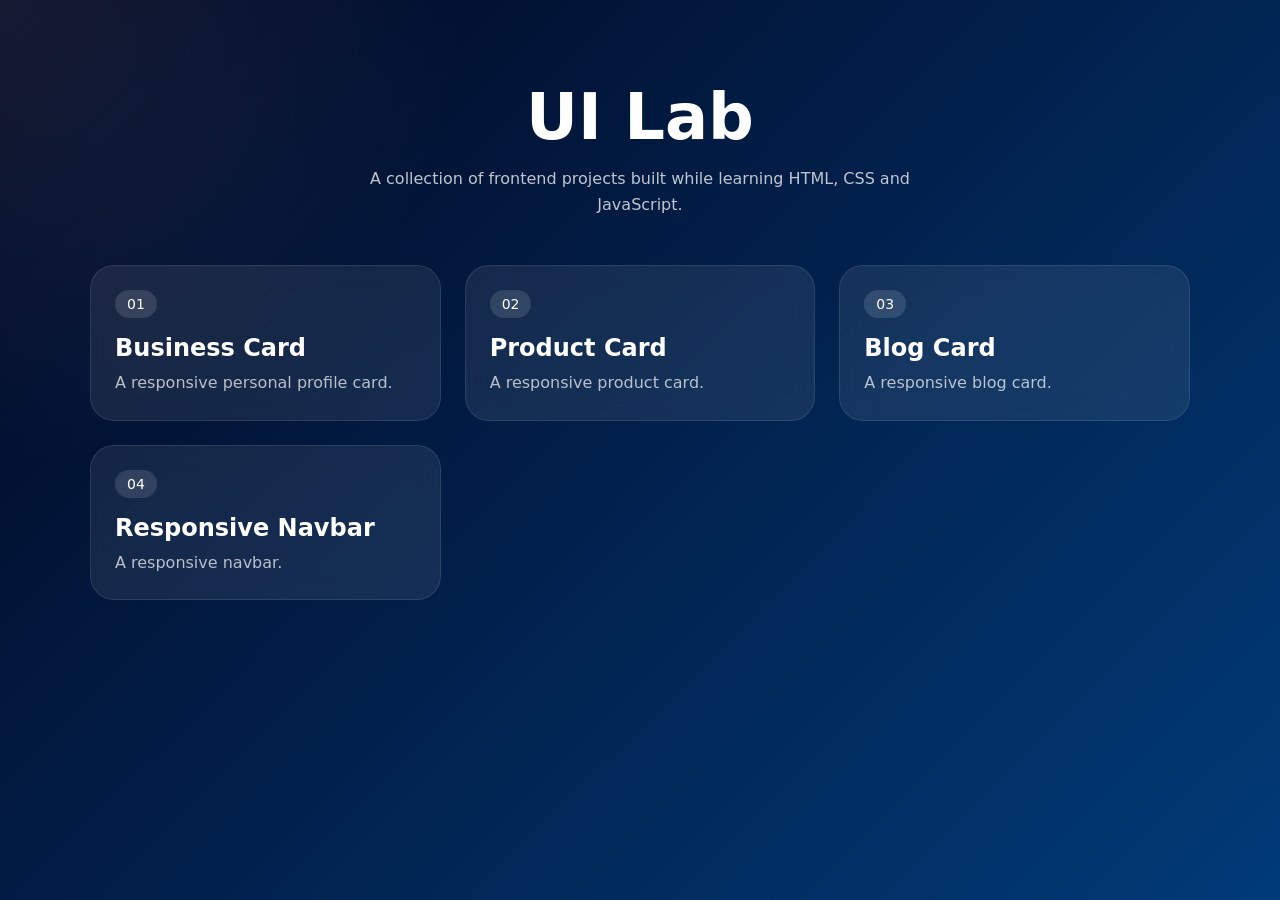
<file: index.html>
<!doctype html>
<html lang="en">
  <head>
    <meta charset="UTF-8" />
    <meta name="viewport" content="width=device-width, initial-scale=1.0" />
    <title>UI Lab</title>
    <link rel="stylesheet" href="style.css" />
  </head>
  <body>
    <main class="container">
      <header>
        <h1>UI Lab</h1>
        <p>
          A collection of frontend projects built while learning HTML, CSS and
          JavaScript.
        </p>
      </header>

      <section class="projects">
        <a href="./01-business-card" class="project-card">
          <span class="project-number">01</span>
          <h2>Business Card</h2>
          <p>A responsive personal profile card.</p>
        </a>
        <a href="./02-product-card" class="project-card">
          <span class="project-number">02</span>
          <h2>Product Card</h2>
          <p>A responsive product card.</p>
        </a>
        <a href="./03-blog-card" class="project-card">
          <span class="project-number">03</span>
          <h2>Blog Card</h2>
          <p>A responsive blog card.</p>
        </a>
        <a href="./04-responsive-navbar" class="project-card">
          <span class="project-number">04</span>
          <h2>Responsive Navbar</h2>
          <p>A responsive navbar.</p>
        </a>
      </section>
    </main>
  </body>
</html>
</file>
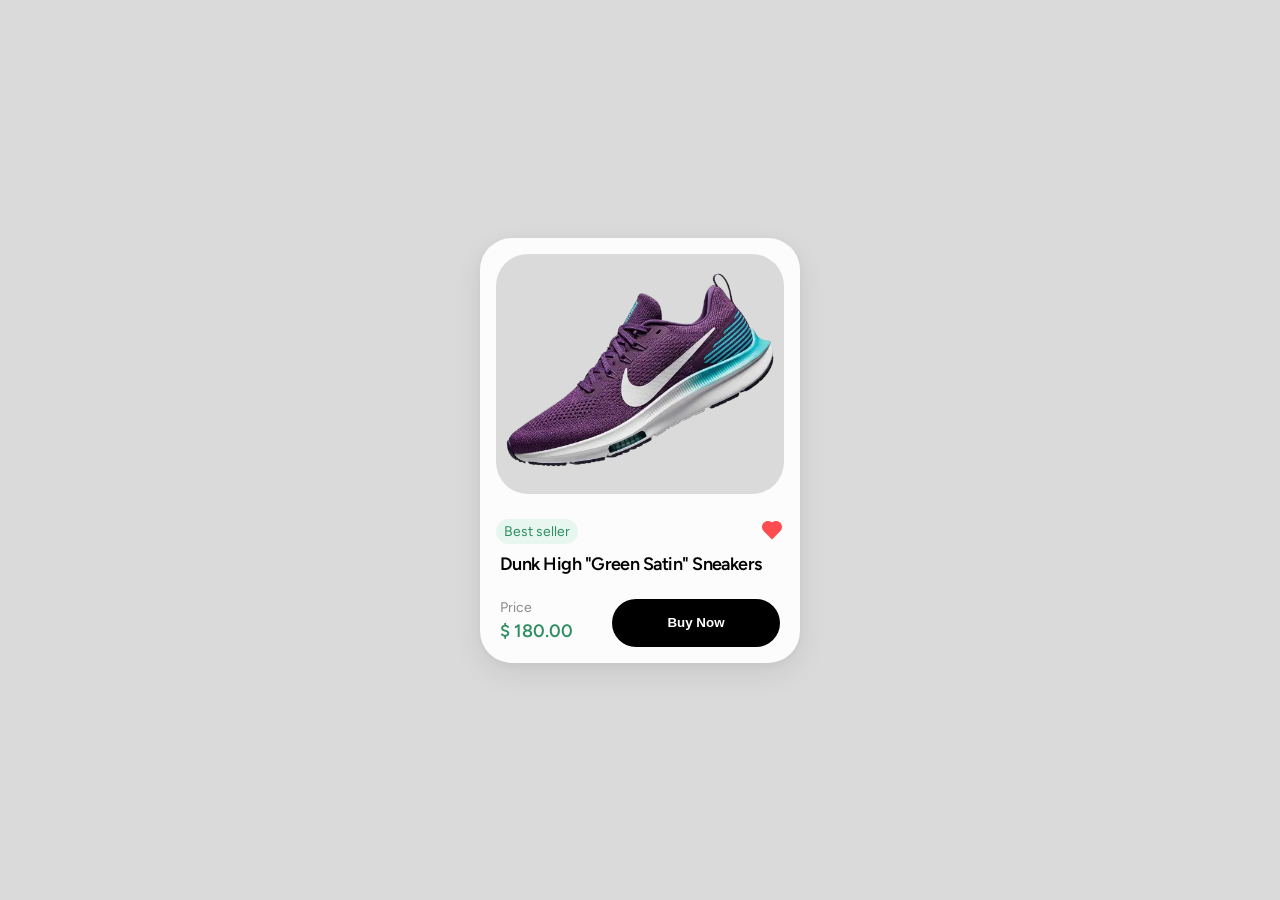
<file: 02-product-card/index.html>
<!doctype html>
<html lang="en">
  <head>
    <meta charset="UTF-8" />
    <meta name="viewport" content="width=device-width, initial-scale=1.0" />
    <title>Product card</title>
    <link rel="preconnect" href="https://fonts.googleapis.com" />
    <link rel="preconnect" href="https://fonts.gstatic.com" crossorigin />
    <link
      href="https://fonts.googleapis.com/css2?family=Figtree:ital,wght@0,300..900;1,300..900&display=swap"
      rel="stylesheet"
    />
    <link rel="stylesheet" href="style.css" />
  </head>
  <body>
    <main>
      <article class="product-card">
        <div class="product-img-wrapper">
          <img
            src="./images/nike.webp"
            alt="Nike shoe"
            width="200"
            height="200"
          />
        </div>
        <div class="tag-like-container">
          <span>Best seller</span>
          <button class="wishlist-btn" aria-label="Add to wishlist">
            <svg
              xmlns="http://www.w3.org/2000/svg"
              viewBox="0 0 24 24"
              fill="currentColor"
              class="heart-icon"
            >
              <path
                d="M12.001 4.52853C14.35 2.42 17.98 2.49 20.2426 4.75736C22.5053 7.02472 22.583 10.637 20.4786 12.993L11.9999 21.485L3.52138 12.993C1.41705 10.637 1.49571 7.01901 3.75736 4.75736C6.02157 2.49315 9.64519 2.41687 12.001 4.52853Z"
              ></path>
            </svg>
          </button>
        </div>
        <h2 class="product-title">Dunk High "Green Satin" Sneakers</h2>
        <div class="cta-wrapper">
          <div class="price-wrapper">
            <p class="price-label">Price</p>
            <p class="price">$ 180.00</p>
          </div>
          <button>Buy Now</button>
        </div>
      </article>
    </main>
  </body>
</html>
</file>
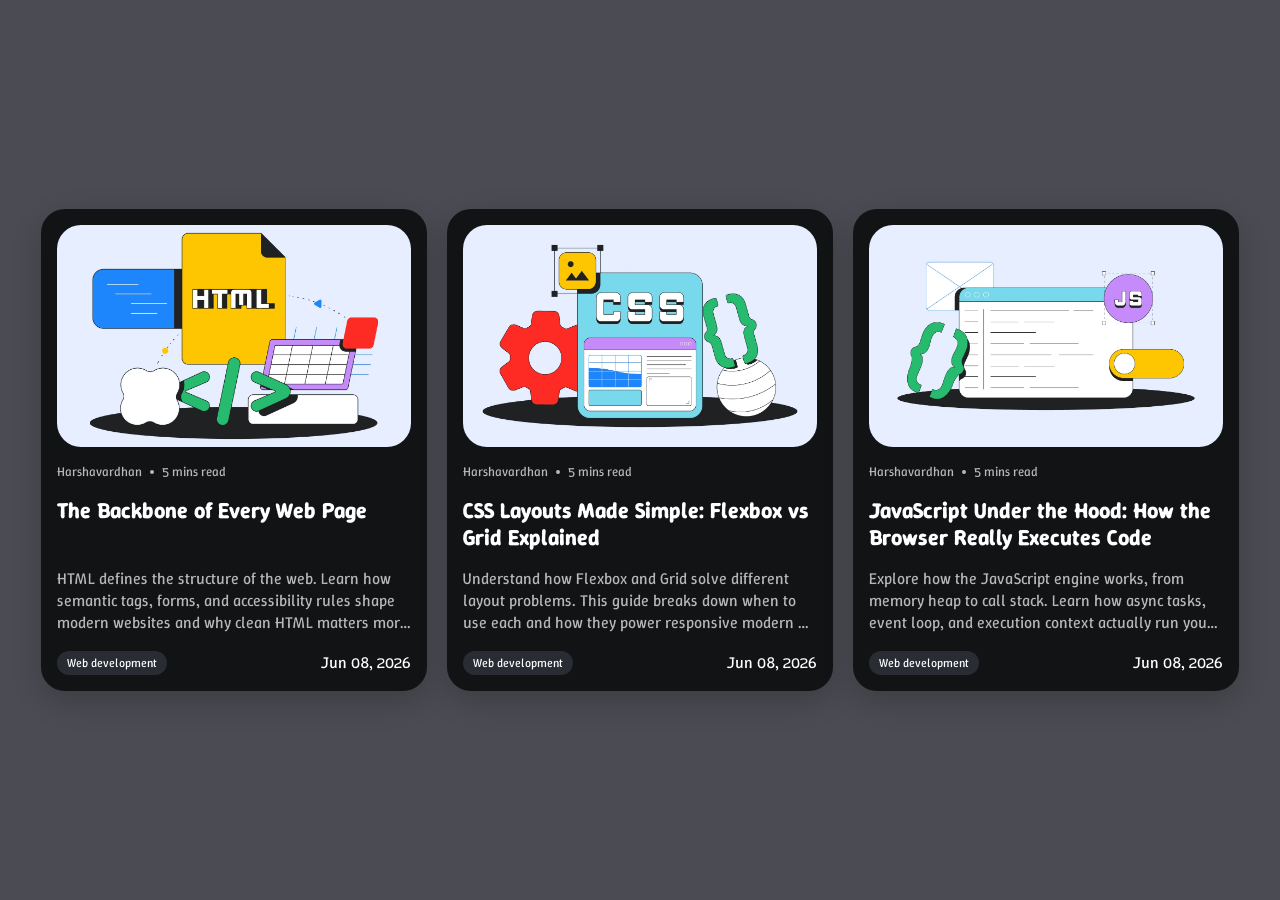
<file: 03-blog-card/index.html>
<!doctype html>
<html lang="en">
  <head>
    <meta charset="UTF-8" />
    <meta name="viewport" content="width=device-width, initial-scale=1.0" />
    <title>Blog Card</title>
    <link rel="preconnect" href="https://fonts.googleapis.com" />
    <link rel="preconnect" href="https://fonts.gstatic.com" crossorigin />
    <link
      href="https://fonts.googleapis.com/css2?family=Winky+Rough:ital,wght@0,300..900;1,300..900&display=swap"
      rel="stylesheet"
    />
    <link rel="stylesheet" href="style.css" />
  </head>
  <body>
    <main>
      <section class="cards">
        <article class="card">
          <a
            href="#"
            class="card__link"
            aria-label="Read article: The Backbone of Every Web Page"
          >
            <div class="card__image-wrapper">
              <img src="./images/html.webp" alt="HTML code on a screen" />
            </div>
            <div class="card__body">
              <div class="card__meta">
                <p>Harshavardhan</p>
                <span class="dot"></span>
                <p>5 mins read</p>
              </div>

              <h2 class="card__title">The Backbone of Every Web Page</h2>

              <p class="card__desc">
                HTML defines the structure of the web. Learn how semantic tags,
                forms, and accessibility rules shape modern websites and why
                clean HTML matters more than you think.
              </p>
            </div>

            <div class="card__footer">
              <span class="tag">Web development</span>
              <time datetime="2026-06-08T12:30">Jun 08, 2026</time>
            </div>
          </a>
        </article>
        <article class="card">
          <a
            href="#"
            class="card__link"
            aria-label="Read article: CSS Layouts Made Simple: Flexbox vs Grid Explained"
          >
            <div class="card__image-wrapper">
              <img src="./images/css.webp" alt="CSS layout illustration" />
            </div>
            <div class="card__body">
              <div class="card__meta">
                <p>Harshavardhan</p>
                <span class="dot"></span>
                <p>5 mins read</p>
              </div>

              <h2 class="card__title">
                CSS Layouts Made Simple: Flexbox vs Grid Explained
              </h2>

              <p class="card__desc">
                Understand how Flexbox and Grid solve different layout problems.
                This guide breaks down when to use each and how they power
                responsive modern UI designs.
              </p>
            </div>

            <div class="card__footer">
              <span class="tag">Web development</span>
              <time datetime="2026-06-08T12:30">Jun 08, 2026</time>
            </div>
          </a>
        </article>
        <article class="card">
          <a
            href="#"
            class="card__link"
            aria-label="Read article: JavaScript Under the Hood: How the Browser Really Executes Code"
          >
            <div class="card__image-wrapper">
              <img src="./images/js.webp" alt="JavaScript code editor" />
            </div>
            <div class="card__body">
              <div class="card__meta">
                <p>Harshavardhan</p>
                <span class="dot"></span>
                <p>5 mins read</p>
              </div>

              <h2 class="card__title">
                JavaScript Under the Hood: How the Browser Really Executes Code
              </h2>

              <p class="card__desc">
                Explore how the JavaScript engine works, from memory heap to
                call stack. Learn how async tasks, event loop, and execution
                context actually run your code.
              </p>
            </div>

            <div class="card__footer">
              <span class="tag">Web development</span>
              <time datetime="2026-06-08T12:30">Jun 08, 2026</time>
            </div>
          </a>
        </article>
      </section>
    </main>
  </body>
</html>
</file>
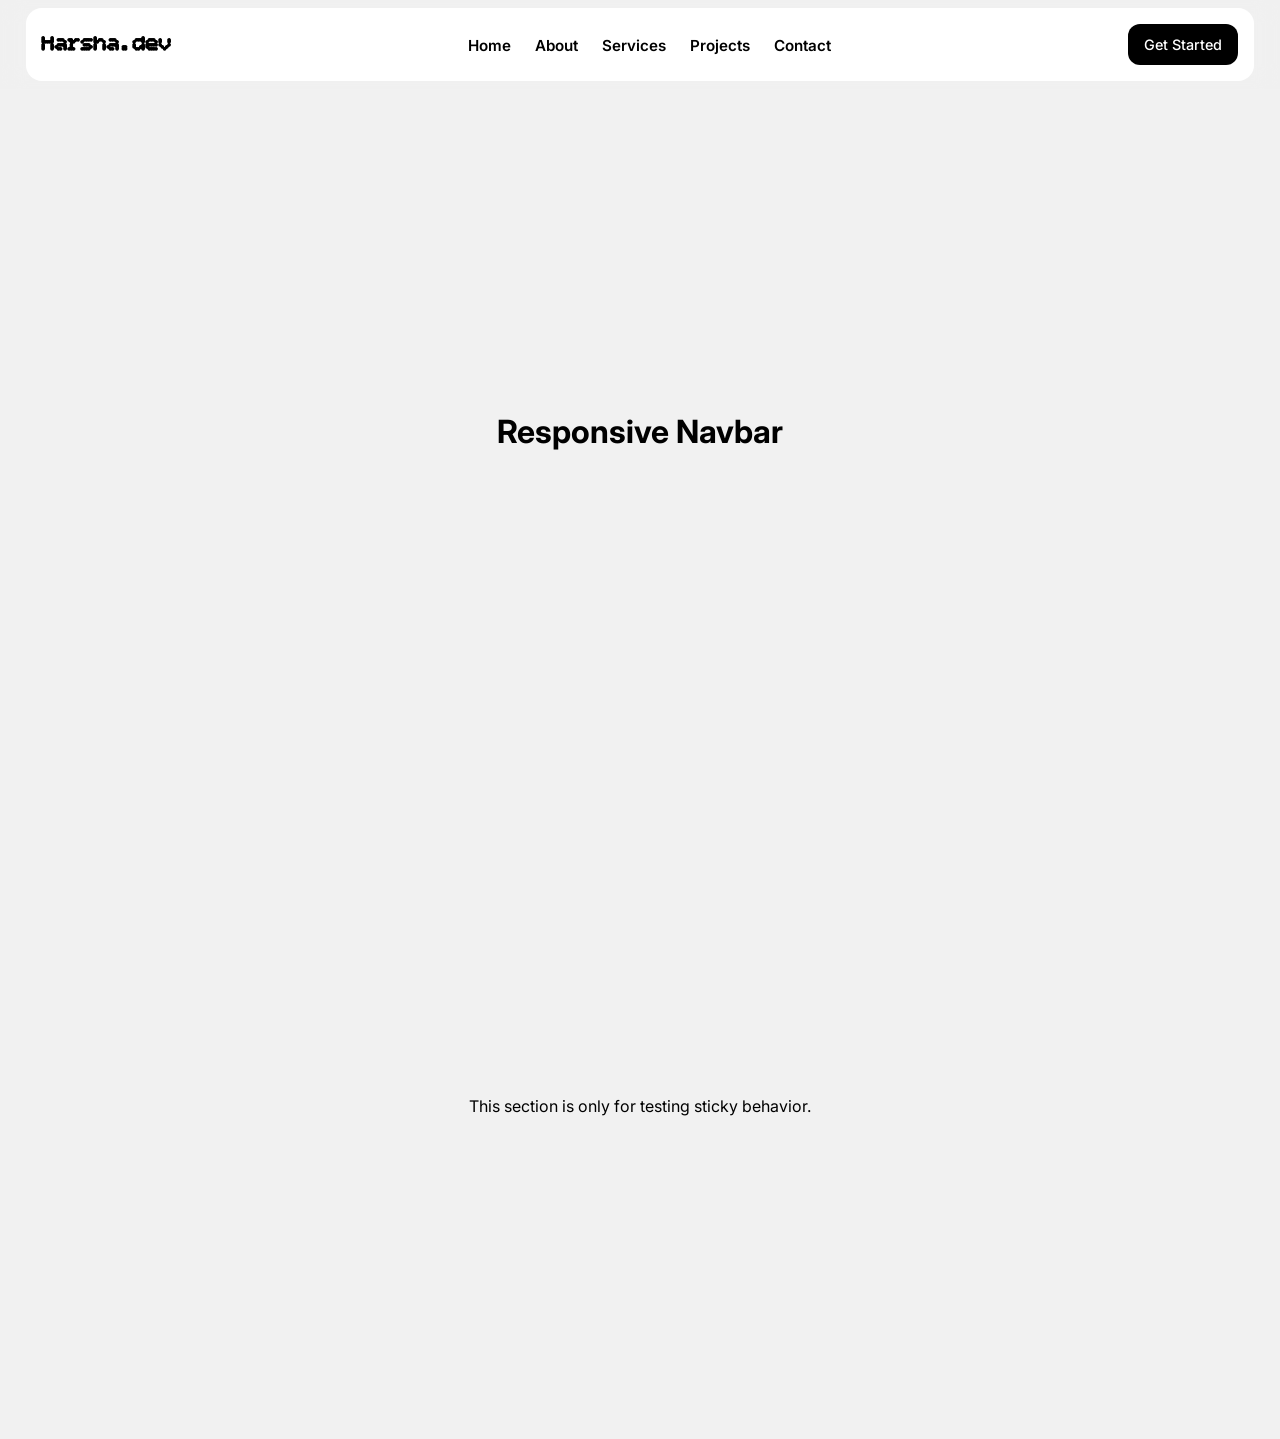
<file: 04-responsive-navbar/index.html>
<!doctype html>
<html lang="en">
  <head>
    <meta charset="UTF-8" />
    <meta name="viewport" content="width=device-width, initial-scale=1.0" />
    <title>Responsive Navbar</title>
    <link rel="preconnect" href="https://fonts.googleapis.com" />
    <link rel="preconnect" href="https://fonts.gstatic.com" crossorigin />
    <link
      href="https://fonts.googleapis.com/css2?family=Bitcount+Single:wght@100..900&family=Inter:ital,opsz,wght@0,14..32,100..900;1,14..32,100..900&display=swap"
      rel="stylesheet"
    />
    <link rel="stylesheet" href="style.css" />
  </head>
  <body>
    <header class="site-header">
      <nav class="navbar" aria-label="Primary navigation">
        <a href="#" class="logo">Harsha.dev</a>

        <button class="menu-btn" type="button" aria-label="Open menu">
          ☰
        </button>

        <ul class="nav-links">
          <li><a class="nav-link" href="#">Home</a></li>
          <li><a class="nav-link" href="#">About</a></li>
          <li><a class="nav-link" href="#">Services</a></li>
          <li><a class="nav-link" href="#">Projects</a></li>
          <li><a class="nav-link" href="#">Contact</a></li>
        </ul>

        <a href="https://google.com" class="nav-cta">Get Started</a>
      </nav>
    </header>

    <main class="hero">
      <h1>Responsive Navbar</h1>
      <p>This section is only for testing sticky behavior.</p>
    </main>
  </body>
</html>
</file>
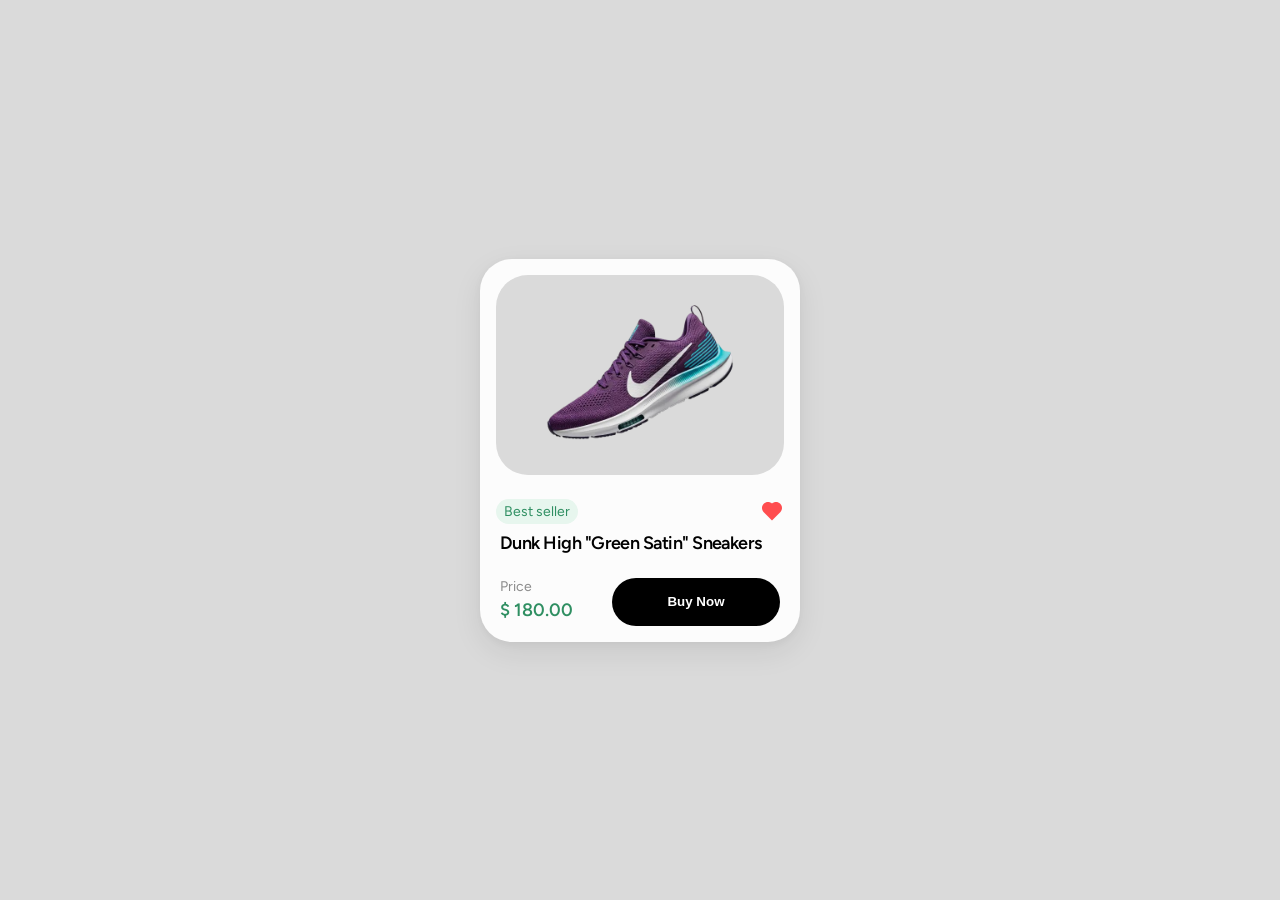
<file: 01-html-css-fundamentals/02-product-card/index.html>
<!doctype html>
<html lang="en">
  <head>
    <meta charset="UTF-8" />
    <meta name="viewport" content="width=device-width, initial-scale=1.0" />
    <title>Product card</title>
    <link rel="preconnect" href="https://fonts.googleapis.com" />
    <link rel="preconnect" href="https://fonts.gstatic.com" crossorigin />
    <link
      href="https://fonts.googleapis.com/css2?family=Figtree:ital,wght@0,300..900;1,300..900&display=swap"
      rel="stylesheet"
    />
    <link rel="stylesheet" href="style.css" />
  </head>
  <body>
    <main>
      <div class="product-card">
        <div class="product-img-wrapper">
          <img
            src="./images/nike.webp"
            alt="Nike shoe"
            width="200"
            height="200"
          />
        </div>
        <div class="tag-like-container">
          <span>Best seller</span>
          <svg
            xmlns="http://www.w3.org/2000/svg"
            viewBox="0 0 24 24"
            fill="currentColor"
            class="heart-icon"
          >
            <path
              d="M12.001 4.52853C14.35 2.42 17.98 2.49 20.2426 4.75736C22.5053 7.02472 22.583 10.637 20.4786 12.993L11.9999 21.485L3.52138 12.993C1.41705 10.637 1.49571 7.01901 3.75736 4.75736C6.02157 2.49315 9.64519 2.41687 12.001 4.52853Z"
            ></path>
          </svg>
        </div>
        <h2 class="product-title">Dunk High "Green Satin" Sneakers</h2>
        <div class="cta-wrapper">
          <div class="price-wrapper">
            <p class="price-label">Price</p>
            <p class="price">$ 180.00</p>
          </div>
          <button>Buy Now</button>
        </div>
      </div>
    </main>
  </body>
</html>
</file>
<file: style.css>
* {
  margin: 0;
  padding: 0;
  box-sizing: border-box;
}

body {
  min-height: 100vh;
  font-family: system-ui, sans-serif;

  background:
    radial-gradient(
      circle at top left,
      rgba(255, 255, 255, 0.08),
      transparent 30%
    ),
    linear-gradient(135deg, #02061f, #003b78);

  color: white;
}

.container {
  width: min(1100px, calc(100% - 32px));
  margin-inline: auto;
  padding-block: 80px;
}

header {
  text-align: center;
  margin-bottom: 48px;
}

header h1 {
  font-size: clamp(2.5rem, 6vw, 4rem);
  margin-bottom: 12px;
}

header p {
  max-width: 60ch;
  margin-inline: auto;
  color: rgba(255, 255, 255, 0.75);
  line-height: 1.6;
}

.projects {
  display: grid;
  grid-template-columns: repeat(auto-fit, minmax(280px, 1fr));
  gap: 24px;
}

.project-card {
  background: rgba(255, 255, 255, 0.08);
  backdrop-filter: blur(12px);

  border: 1px solid rgba(255, 255, 255, 0.1);
  border-radius: 24px;

  padding: 24px;
  text-decoration: none;
  color: white;

  transition:
    transform 0.25s ease,
    border-color 0.25s ease;
}

.project-card:hover {
  transform: translateY(-6px);
  border-color: rgba(255, 255, 255, 0.3);
}

.project-number {
  display: inline-block;

  padding: 6px 12px;
  border-radius: 999px;

  background: rgba(255, 255, 255, 0.12);

  font-size: 14px;
  margin-bottom: 16px;
}

.project-card h2 {
  margin-bottom: 8px;
}

.project-card p {
  color: rgba(255, 255, 255, 0.7);
  line-height: 1.6;
}
</file>
<file: 02-product-card/style.css>
* {
  margin: 0;
  padding: 0;
  box-sizing: border-box;
}

html,
body {
  height: 100%;
  width: 100%;
  font-family: "Figtree", sans-serif;
  font-optical-sizing: auto;
}

main {
  min-height: 100vh;
  width: 100%;
  display: flex;
  justify-content: center;
  align-items: center;
  background: #dadada;
}

.product-card {
  background-color: #fcfcfc;
  width: min(320px, calc(100vw - 32px));
  height: auto;
  padding: 16px;
  border-radius: 32px;
  box-shadow:
    0 10px 30px rgba(0, 0, 0, 0.08),
    0 2px 8px rgba(0, 0, 0, 0.04);
  transition:
    transform 0.25s ease,
    box-shadow 0.25s ease;
}

.product-card:hover {
  transform: translateY(-4px);
  box-shadow:
    0 20px 40px rgba(0, 0, 0, 0.12),
    0 8px 16px rgba(0, 0, 0, 0.06);
}

.product-img-wrapper {
  background: #dadada;
  border-radius: 32px;
  display: flex;
  justify-content: center;
  align-items: center;
  margin-bottom: 24px;
  overflow: hidden;
  height: 240px;
}

.product-img-wrapper img {
  width: 100%;
  height: 100%;
  object-fit: cover;
  transition: transform 0.3s ease;
}

.product-card:hover img {
  transform: scale(1.05);
}

.tag-like-container {
  display: flex;
  justify-content: space-between;
  align-items: center;
  margin-bottom: 8px;
}

.tag-like-container span {
  background-color: #e7f6ee;
  color: #2f8f62;
  font-size: 14px;
  padding: 4px 8px;
  border-radius: 16px;
}

.wishlist-btn {
  outline: none;
  border: none;
  background: transparent;
}

.tag-like-container svg {
  height: 24px;
  width: 24px;
  cursor: pointer;
}

.heart-icon {
  width: 24px;
  height: 24px;
  fill: #ff4d4f;
}

.product-title {
  font-size: 18px;
  font-weight: 600;
  letter-spacing: -0.03em;
  max-width: 30ch;
  text-align: start;
  margin-bottom: 24px;
  padding: 0 4px;
}

.cta-wrapper {
  display: flex;
  justify-content: center;
  padding: 0 4px;
}

.price-wrapper {
  flex-basis: 40%;
}

.price-label {
  color: #8b8b8b;
  font-size: 14px;
  margin-bottom: 4px;
}

.price {
  color: #2f8f62;
  font-size: 1.125rem;
  font-weight: 600;
}

.cta-wrapper button {
  flex-basis: 60%;
  outline: none;
  border: none;
  border-radius: 50px;
  background: #000;
  color: #fff;
  font-weight: 700;
  min-height: 48px;
  cursor: pointer;
  transition:
    transform 0.2s ease,
    background-color 0.2s ease;
}

.cta-wrapper button:hover {
  transform: translateY(-2px);
}

.cta-wrapper button:focus-visible {
  outline: 2px solid #2563eb;
  outline-offset: 3px;
}

@media (prefers-reduced-motion: reduce) {
  .product-card,
  .product-img-wrapper img,
  .cta-wrapper button {
    transition: none;
    transform: none;
  }
}
</file>
<file: 03-blog-card/style.css>
:root {
  --bg: #4b4c53;
  --card-bg: #111315;
  --text: #ffffff;
  --muted: #b8b8b8;

  --radius: 24px;
  --spacing: 16px;

  --title-size: clamp(18px, 2vw, 22px);
  --desc-size: clamp(14px, 1.6vw, 16px);
}

* {
  margin: 0;
  padding: 0;
  box-sizing: border-box;
}

body {
  font-family: "Winky Rough", sans-serif;
  background: var(--bg);
  min-height: 100vh;
}

main {
  min-height: 100vh;
  display: flex;
  justify-content: center;
  align-items: center;
  padding: 40px 16px;
}

.cards {
  max-width: 1280px;
  width: 96%;
  display: grid;
  grid-template-columns: repeat(auto-fit, minmax(340px, 1fr));
  gap: 20px;
  align-items: stretch;
  height: fit-content;
}

.card {
  background: var(--card-bg);
  color: var(--text);
  width: 100%;
  height: 100%;
  border-radius: var(--radius);
  cursor: pointer;
  padding: var(--spacing);

  display: flex;
  flex-direction: column;
  text-decoration: none;

  box-shadow: 0 10px 30px rgba(0, 0, 0, 0.2);
  transition:
    transform 0.2s ease,
    box-shadow 0.2s ease;
}

.card:hover {
  transform: translateY(-6px);
  box-shadow: 0 16px 40px rgba(0, 0, 0, 0.25);
}

.card:focus-within {
  outline: 2px solid #fff;
  outline-offset: 4px;
}

.card__link {
  height: 100%;
  display: flex;
  flex-direction: column;
  color: inherit;
  text-decoration: none;
}

.card,
.card__link {
  min-width: 0;
}

.card__link:focus-visible {
  outline: none;
}

.card__image-wrapper {
  width: 100%;
  aspect-ratio: 16 / 10;
  overflow: hidden;
  border-radius: var(--radius);
  margin-bottom: var(--spacing);
}

.card__image-wrapper img {
  width: 100%;
  height: 100%;
  object-fit: cover;
  transition: transform 0.4s ease;
}

.card:hover .card__image-wrapper img {
  transform: scale(1.08);
}

/* card body */
.card__body {
  display: flex;
  flex-direction: column;
  gap: 8px;
}

/* meta */
.card__meta {
  display: flex;
  gap: 8px;
  align-items: center;
  font-size: 13px;
  color: var(--muted);
  margin-bottom: 8px;
  min-height: 18px;
}

.dot {
  width: 4px;
  height: 4px;
  border-radius: 50%;
  background: var(--muted);
}

/* title */
.card__title {
  font-size: var(--title-size);
  line-height: 1.25;
  margin-bottom: 8px;

  min-height: 2.5em;

  display: -webkit-box;
  -webkit-line-clamp: 2;
  -webkit-box-orient: vertical;
  overflow: hidden;
}

/* description */
.card__desc {
  font-size: var(--desc-size);
  line-height: 1.4;
  color: var(--muted);

  display: -webkit-box;
  -webkit-line-clamp: 3;
  -webkit-box-orient: vertical;
  overflow: hidden;
}

.card__desc,
.card__title {
  word-break: break-word;
}

/* footer */
.card__footer {
  display: flex;
  flex-wrap: wrap;
  justify-content: space-between;
  align-items: center;
  gap: 12px;
  margin-top: auto;
  padding-top: 16px;
}

.tag {
  background: #2a2c33;
  padding: 4px 10px;
  border-radius: 999px;
  font-size: 12px;
}

@media (prefers-reduced-motion: reduce) {
  .card,
  .card__image-wrapper img {
    transition: none;
    transform: none;
  }
}

@media (max-width: 480px) {
  .cards {
    grid-template-columns: repeat(auto-fit, minmax(min(100%, 340px), 1fr));
  }
}
</file>
<file: 04-responsive-navbar/style.css>
:root {
  --font-main: "Inter", sans-serif;
  --font-logo: "Bitcount Single", system-ui;
  --color-page: #f1f1f1;
  --color-surface: #ffffff;
  --color-text: #000000;
  --color-text-soft: #222222;
  --color-inverse: #ffffff;

  --radius-md: 16px;
  --radius-sm: 12px;
}

* {
  margin: 0;
  padding: 0;
  box-sizing: border-box;
}

html,
body {
  min-height: 100%;
}

body {
  font-family: var(--font-main);
  background-color: var(--color-page);
  color: var(--color-text);
}

.site-header {
  position: sticky;
  top: 0;
  z-index: 10;
  padding: 8px 0;
  background: rgba(241, 241, 241, 0.8);
  backdrop-filter: blur(12px);
}

.navbar {
  display: flex;
  justify-content: space-between;
  align-items: center;

  width: min(96%, 1280px);
  margin-inline: auto;

  padding: 16px;
  border-radius: var(--radius-md);
  background-color: var(--color-surface);
}

.logo {
  text-decoration: none;
  color: var(--color-text);
  font-size: clamp(1.1rem, 2vw, 1.4rem);
  font-weight: 700;
  font-family: var(--font-logo);
}

.menu-btn {
  border: none;
  background-color: transparent;
  color: var(--color-text);
  font-size: 1.25rem;
  cursor: pointer;
}

.menu-btn:hover {
  opacity: 0.7;
}

.nav-links {
  display: none;
  list-style: none;
}

.nav-link {
  text-decoration: none;
  color: var(--color-text);
  font-size: clamp(0.95rem, 1vw, 1.05rem);
  font-weight: 600;
}

.nav-cta {
  display: none;
  text-decoration: none;
  background-color: var(--color-text);
  color: var(--color-inverse);
  padding: 12px 16px;
  border-radius: var(--radius-sm);
  font-size: clamp(0.9rem, 1vw, 1rem);
  font-weight: 500;
}

.nav-link:hover,
.logo:hover {
  opacity: 0.7;
}

.nav-cta:hover {
  background-color: var(--color-text-soft);
  transform: translateY(-1px);
}

.logo,
.nav-link,
.nav-cta,
.menu-btn {
  transition:
    opacity 0.2s ease,
    background-color 0.2s ease,
    transform 0.2s ease;
}

.logo:focus-visible,
.nav-link:focus-visible,
.nav-cta:focus-visible,
.menu-btn:focus-visible {
  outline: 2px solid var(--color-text);
  outline-offset: 4px;
}

@media (min-width: 768px) {
  .nav-links {
    display: flex;
    gap: 24px;
    align-items: center;
  }

  .nav-cta {
    display: inline-flex;
    align-items: center;
    justify-content: center;
  }

  .menu-btn {
    display: none;
  }
}

/* Hero */

.hero {
  min-height: 150vh;
  display: grid;
  place-items: center;
  text-align: center;
}
</file>
<file: 01-html-css-fundamentals/02-product-card/style.css>
* {
  margin: 0;
  padding: 0;
  box-sizing: border-box;
}

html,
body {
  height: 100%;
  width: 100%;
  font-family: "Figtree", sans-serif;
  font-optical-sizing: auto;
}

main {
  min-height: 100vh;
  width: 100%;
  display: flex;
  justify-content: center;
  align-items: center;
  background: #dadada;
}

.product-card {
  background-color: #fcfcfc;
  width: min(320px, calc(100vw - 32px));
  height: auto;
  padding: 16px;
  border-radius: 32px;
  box-shadow:
    0 10px 30px rgba(0, 0, 0, 0.08),
    0 2px 8px rgba(0, 0, 0, 0.04);
  transition:
    transform 0.25s ease,
    box-shadow 0.25s ease;
}

.product-card:hover {
  transform: translateY(-4px);
  box-shadow:
    0 20px 40px rgba(0, 0, 0, 0.12),
    0 8px 16px rgba(0, 0, 0, 0.06);
}

.product-img-wrapper {
  background: #dadada;
  border-radius: 32px;
  display: flex;
  justify-content: center;
  align-items: center;
  margin-bottom: 24px;
}

.product-img-wrapper img {
  max-width: 100%;
  height: auto;
  display: block;
}

.tag-like-container {
  display: flex;
  justify-content: space-between;
  align-items: center;
  margin-bottom: 8px;
}

.tag-like-container span {
  background-color: #e7f6ee;
  color: #2f8f62;
  font-size: 14px;
  padding: 4px 8px;
  border-radius: 16px;
}

.tag-like-container svg {
  height: 24px;
  width: 24px;
}

.heart-icon {
  width: 24px;
  height: 24px;
  fill: #ff4d4f;
}

.product-title {
  font-size: 18px;
  font-weight: 600;
  letter-spacing: -0.03em;
  max-width: 30ch;
  text-align: start;
  margin-bottom: 24px;
  padding: 0 4px;
}

.cta-wrapper {
  display: flex;
  justify-content: center;
  padding: 0 4px;
}

.price-wrapper {
  flex-basis: 40%;
}

.price-label {
  color: #8b8b8b;
  font-size: 14px;
  margin-bottom: 4px;
}

.price {
  color: #2f8f62;
  font-size: 1.125rem;
  font-weight: 600;
}

.cta-wrapper button {
  flex-basis: 60%;
  outline: none;
  border: none;
  border-radius: 50px;
  background: #000;
  color: #fff;
  font-weight: 700;
  min-height: 48px;
  cursor: pointer;
  transition:
    transform 0.2s ease,
    background-color 0.2s ease;
}

.cta-wrapper button:hover {
  transform: translateY(-2px);
}
</file>
